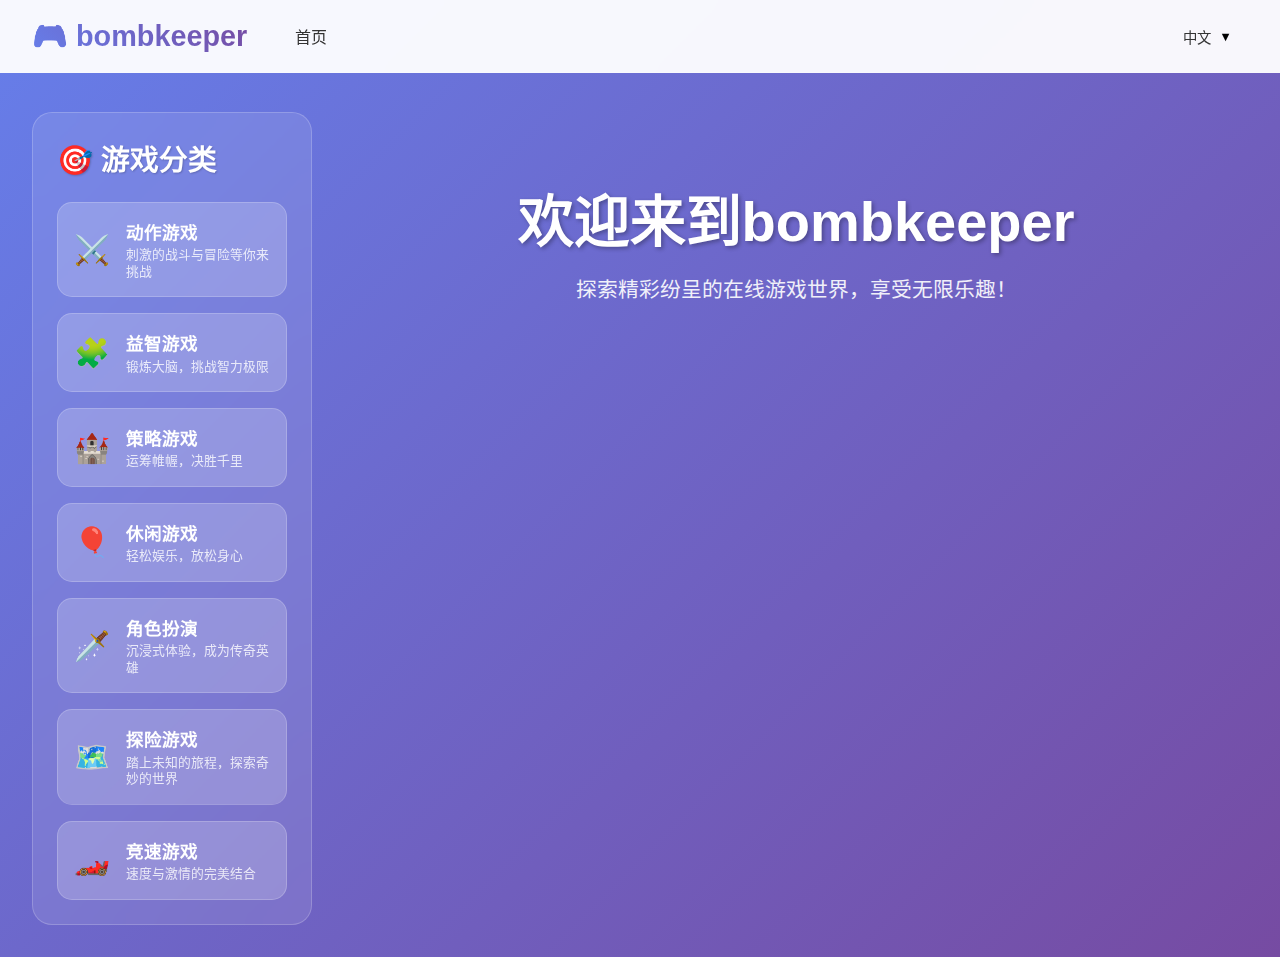
<file: index.html>
<!DOCTYPE html>
<html lang="zh-CN">
<head>
    <meta charset="UTF-8">
    <meta name="viewport" content="width=device-width, initial-scale=1.0">
    <title>bombkeeper - 精品在线游戏平台</title>
    <style>
        * {
            margin: 0;
            padding: 0;
            box-sizing: border-box;
        }

        body {
            font-family: -apple-system, BlinkMacSystemFont, 'Segoe UI', Roboto, sans-serif;
            background: linear-gradient(135deg, #667eea 0%, #764ba2 100%);
            color: #333;
            overflow-x: hidden;
        }

        /* 导航栏 */
        .navbar {
            background: rgba(255, 255, 255, 0.95);
            backdrop-filter: blur(10px);
            border-bottom: 1px solid rgba(255, 255, 255, 0.2);
            padding: 1rem 0;
            position: fixed;
            top: 0;
            width: 100%;
            z-index: 1000;
            transition: all 0.3s ease;
        }

        .nav-container {
            padding: 0 2rem;
            display: flex;
            justify-content: space-between;
            align-items: center;
        }

        .nav-left-group {
            display: flex;
            align-items: center;
            gap: 2rem;
        }

        .logo {
            font-size: 1.8rem;
            font-weight: bold;
            background: linear-gradient(45deg, #667eea, #764ba2);
            -webkit-background-clip: text;
            -webkit-text-fill-color: transparent;
            background-clip: text;
        }

        .nav-right {
            display: flex;
            align-items: center;
            gap: 2rem;
        }

        .nav-menu {
            display: flex;
            list-style: none;
            gap: 2rem;
        }

        .nav-item {
            position: relative;
        }

        .nav-link {
            text-decoration: none;
            color: #333;
            font-weight: 500;
            padding: 0.5rem 1rem;
            border-radius: 25px;
            transition: all 0.3s ease;
            position: relative;
            overflow: hidden;
        }

        .nav-link:hover {
            background: linear-gradient(45deg, #667eea, #764ba2);
            color: white;
            transform: translateY(-2px);
            box-shadow: 0 10px 25px rgba(102, 126, 234, 0.3);
        }

        /* 语言切换按钮 */
        .language-switcher {
            position: relative;
        }

        .language-btn {
            background: transparent;
            color: #333;
            border: none;
            padding: 0.5rem 1rem;
            border-radius: 0;
            cursor: pointer;
            font-size: 0.9rem;
            font-weight: 500;
            transition: all 0.3s ease;
            display: flex;
            align-items: center;
            gap: 0.5rem;
        }

        .language-btn:hover {
            background: rgba(128, 128, 128, 0.2);
            transform: translateY(-1px);
            box-shadow: none;
        }

        .language-btn .arrow {
            color: #000;
            font-size: 0.8rem;
        }

        .language-dropdown {
            position: absolute;
            top: 100%;
            right: 0;
            background: white;
            border-radius: 10px;
            box-shadow: 0 10px 30px rgba(0,0,0,0.2);
            min-width: 120px;
            opacity: 0;
            visibility: hidden;
            transform: translateY(-10px);
            transition: all 0.3s ease;
            z-index: 1001;
            margin-top: 0.5rem;
        }

        .language-dropdown.show {
            opacity: 1;
            visibility: visible;
            transform: translateY(0);
        }

        .language-option {
            padding: 0.8rem 1rem;
            cursor: pointer;
            transition: background 0.3s ease;
            display: flex;
            align-items: center;
            gap: 0.5rem;
            color: #333;
            font-size: 0.9rem;
        }

        .language-option:hover {
            background: #f5f5f5;
        }

        .language-option:first-child {
            border-radius: 10px 10px 0 0;
        }

        .language-option:last-child {
            border-radius: 0 0 10px 10px;
        }

        .language-option.active {
            background: rgba(128, 128, 128, 0.3);
            color: #333;
        }

        .language-option.active:hover {
            background: rgba(128, 128, 128, 0.4);
        }

        /* 主内容区域 */
        .main-content {
            margin-top: 80px; /* Navbar height */
            /* min-height: calc(100vh - 80px); */ /* REMOVED: Allow content to dictate height and enable scrolling */
            display: flex;
            gap: 2rem; /* Space between sidebar and content area */
            padding: 2rem;
            /* max-width: 1400px; Overall max width - REMOVED */
            /* margin-left: auto; REMOVED */
            /* margin-right: auto; REMOVED */
        }

        /* 欢迎区域 */
        .hero-section {
            text-align: center;
            padding: 4rem 2rem;
            color: white;
        }

        .hero-title {
            font-size: 3.5rem;
            font-weight: bold;
            margin-bottom: 1rem;
            text-shadow: 2px 2px 4px rgba(0,0,0,0.3);
            animation: fadeInUp 1s ease-out;
        }

        .hero-subtitle {
            font-size: 1.3rem;
            margin-bottom: 2rem;
            opacity: 0.9;
            animation: fadeInUp 1s ease-out 0.2s both;
        }

        /* NEW: Sidebar - Game Categories Section */
        .categories-section {
            width: 280px;
            flex-shrink: 0;
            background: rgba(255, 255, 255, 0.1);
            backdrop-filter: blur(10px);
            border: 1px solid rgba(255, 255, 255, 0.2);
            border-radius: 20px;
            padding: 1.5rem;
            height: fit-content; /* Adjusts to content or make it scrollable if very long */
        }
        
        .categories-section .section-title { /* Re-styling for sidebar */
            text-align: left;
            font-size: 1.8rem;
            color: white;
            margin-bottom: 1.5rem;
            text-shadow: 1px 1px 2px rgba(0,0,0,0.2);
        }

        .categories-section .categories-grid { /* Changed from grid to flex column */
            display: flex;
            flex-direction: column;
            gap: 1rem;
            /* Removed grid-template-columns and old margin */
        }

        .categories-section .category-card { /* Styling for cards in sidebar */
            background: rgba(255, 255, 255, 0.1); /* Base background */
            backdrop-filter: blur(10px);
            border: 1px solid rgba(255, 255, 255, 0.2);
            border-radius: 15px; /* Slightly smaller radius */
            padding: 1rem; /* Adjusted padding */
            text-align: left; /* Align text left */
            cursor: pointer;
            transition: all 0.3s ease;
            position: relative;
            overflow: hidden;
            display: flex; /* For icon and text alignment */
            align-items: center;
            gap: 1rem;
        }

        .categories-section .category-card:hover {
            transform: translateX(5px); /* Subtle horizontal shift */
            background: rgba(255, 255, 255, 0.25); /* Brighter hover */
            box-shadow: 0 10px 20px rgba(0,0,0,0.15);
        }
        
        .categories-section .category-card::before { /* Disabling shine for sidebar cards */
            display: none;
        }

        .categories-section .category-icon {
            font-size: 1.8rem; /* Adjusted icon size */
            margin-bottom: 0; /* Reset margin */
            flex-shrink: 0;
        }

        .categories-section .category-title {
            font-size: 1.1rem; /* Adjusted title size */
            font-weight: bold;
            color: white;
            margin-bottom: 0.2rem;
        }

        .categories-section .category-desc {
            color: rgba(255, 255, 255, 0.8);
            font-size: 0.8rem;
            line-height: 1.3;
        }

        /* OLD .categories-section styles are effectively replaced or adapted above */
        /* Remove or comment out old .categories-section, .section-title (if global), .categories-grid, .category-card global styles if they conflict */
        /* For example, the old .categories-section styles at lines 193-200 are no longer needed as global */
        /* The old .section-title at lines 202-208 is now specific to .categories-section .section-title or .page-content-area .section-title */
        /* The old .categories-grid at lines 210-214 is now specific to .categories-section .categories-grid */
        /* The old .category-card at lines 216-248 is now specific to .categories-section .category-card */
        
        /* NEW: Page Content Area (right of sidebar) */
        .page-content-area {
            flex-grow: 1; /* Takes remaining space */
            display: flex;
            flex-direction: column;
            min-width: 0; /* Prevents overflow issues with flex children */
        }
        
        /* Ensure hero section takes full width of its new container */
        #hero-content-area { /* Formerly .hero-section, ID added for JS */
             width: 100%;
        }

        /* 游戏内容区域 */
        .game-content { /* This is #game-display-area */
            display: none; /* Hidden by default, shown by JS */
            padding: 0; /* Padding will be handled by its children or specific content */
            /* max-width: 1200px; Remove - now constrained by .page-content-area */
            /* margin: 0 auto; Remove */
            width: 100%; /* Takes full width of .page-content-area */
        }

        .game-content.active {
            display: block;
        }

        .content-header {
            background: rgba(255, 255, 255, 0.1);
            backdrop-filter: blur(10px);
            border-radius: 15px;
            padding: 1.5rem;
            margin-bottom: 2rem;
            border: 1px solid rgba(255, 255, 255, 0.2);
        }

        .content-title {
            color: white;
            font-size: 2rem;
            margin-bottom: 0.5rem;
        }

        .back-button {
            background: linear-gradient(45deg, #667eea, #764ba2);
            color: white;
            border: none;
            padding: 0.7rem 1.5rem;
            border-radius: 25px;
            cursor: pointer;
            font-size: 0.9rem;
            font-weight: 500;
            transition: all 0.3s ease;
            margin-bottom: 1rem;
        }

        .back-button:hover {
            transform: translateY(-2px);
            box-shadow: 0 10px 25px rgba(102, 126, 234, 0.3);
        }

        /* 游戏iframe容器 */
        .game-iframe-container {
            background: rgba(255, 255, 255, 0.1);
            backdrop-filter: blur(10px);
            border-radius: 15px;
            padding: 1rem;
            border: 1px solid rgba(255, 255, 255, 0.2);
            overflow: hidden; /* 防止内容溢出 */
        }

        .game-iframe {
            width: 100%;
            height: 600px;
            border: none;
            border-radius: 10px;
            background: #000; /* 改为黑色背景，减少白边视觉效果 */
            display: block; /* 消除内联元素间隙 */
        }

        /* 特定游戏的样式调整 */
        .boxing-game-container {
            background: #000;
            margin: 0 auto;
            padding: 0;
            max-width: 960px;
            height: 630px;
            overflow: hidden;
        }
        
        .boxing-game-frame {
            width: 100%;
            height: 100%;
            border: none;
            margin: 0;
            padding: 0;
        }

        /* 塔防游戏样式 */
        .td-game-container {
            background: #000;
            margin: 0 auto;
            padding: 0;
            max-width: 960px;
            height: 600px;
            overflow: hidden;
        }
        
        .td-game-frame {
            width: 100%;
            height: 100%;
            border: none;
            margin: 0;
            padding: 0;
        }

        /* 扫雷游戏样式 */
        .minesweeper-game-container {
            background: #f0f0f0;
            margin: 0 auto;
            padding: 0;
            max-width: 800px;
            height: 600px;
            overflow: hidden;
            border-radius: 10px;
        }
        
        .minesweeper-game-frame {
            width: 100%;
            height: 100%;
            border: none;
            margin: 0;
            padding: 0;
        }

        /* 拳皇游戏样式 */
        .kof-game-container {
            background: #000;
            margin: 0 auto;
            padding: 0;
            max-width: 1024px;
            height: 753px;
            overflow: hidden;
        }
        
        .kof-game-frame {
            width: 100%;
            height: 100%;
            border: none;
            margin: 0;
            padding: 0;
        }

        /* 雪人兄弟游戏样式 */
        .snowbros-game-container {
            background: #000;
            margin: 0 auto;
            padding: 0;
            max-width: 800px;
            height: 600px;
            overflow: hidden;
        }
        
        .snowbros-game-frame {
            width: 100%;
            height: 100%;
            border: none;
            margin: 0;
            padding: 0;
        }

        /* 僵尸游戏样式 */
        .zombie-game-container {
            background: #000;
            margin: 0 auto;
            padding: 0;
            max-width: 900px;
            height: 656px;
            overflow: hidden;
        }
        
        .zombie-game-frame {
            width: 100%;
            height: 100%;
            border: none;
            margin: 0;
            padding: 0;
        }

        /* 维京游戏样式 */
        .viking-game-container {
            background: #000;
            margin: 0 auto;
            padding: 0;
            max-width: 960px;
            height: 630px;
            overflow: hidden;
        }
        
        .viking-game-frame {
            width: 100%;
            height: 100%;
            border: none;
            margin: 0;
            padding: 0;
        }

        /* 游戏列表 */
        .games-grid {
            display: grid;
            grid-template-columns: repeat(auto-fit, minmax(200px, 1fr));
            gap: 1.5rem;
            margin-top: 2rem;
        }

        .game-card {
            background: rgba(255, 255, 255, 0.1);
            backdrop-filter: blur(10px);
            border-radius: 15px;
            padding: 1.5rem;
            text-align: center;
            cursor: pointer;
            transition: all 0.3s ease;
            border: 1px solid rgba(255, 255, 255, 0.2);
        }

        .game-card:hover {
            transform: translateY(-5px);
            background: rgba(255, 255, 255, 0.2);
            box-shadow: 0 15px 30px rgba(0,0,0,0.2);
        }

        .game-card h3 {
            color: white;
            margin-bottom: 0.5rem;
            font-size: 1.1rem;
        }

        .game-card p {
            color: rgba(255, 255, 255, 0.8);
            font-size: 0.9rem;
        }

        /* 响应式设计 */
        @media (max-width: 768px) {
            .nav-menu {
                display: none;
            }
            
            .nav-right {
                gap: 1rem;
            }

            /* Responsive adjustments for main content and sidebar */
            .main-content {
                flex-direction: column; /* Stack sidebar and content */
                align-items: stretch; /* Stretch items to full width */
                padding: 1rem; /* Adjust padding */
            }

            .categories-section {
                width: 100%; /* Sidebar takes full width */
                margin-bottom: 1.5rem; /* Space below sidebar when stacked */
            }

            /* Optional: adjust category card layout in sidebar for small screens */
            .categories-section .category-card {
                /* flex-direction: column; */ /* Uncomment to stack icon/text vertically */
                /* align-items: flex-start; */
            }
            
            .page-content-area {
                width: 100%;
            }
            
            .hero-title {
                font-size: 2.5rem;
            }
            
            .game-iframe {
                height: 400px;
            }
        }

        /* 动画 */
        @keyframes fadeInUp {
            from {
                opacity: 0;
                transform: translateY(30px);
            }
            to {
                opacity: 1;
                transform: translateY(0);
            }
        }

        .fade-in {
            animation: fadeInUp 0.8s ease-out;
        }

        /* 加载动画 */
        .loading {
            display: inline-block;
            width: 20px;
            height: 20px;
            border: 3px solid rgba(255,255,255,.3);
            border-radius: 50%;
            border-top-color: #fff;
            animation: spin 1s ease-in-out infinite;
        }

        @keyframes spin {
            to { transform: rotate(360deg); }
        }
    </style>
</head>
<body>
    <!-- 导航栏 -->
    <nav class="navbar">
        <div class="nav-container">
            <div class="nav-left-group">
                <div class="logo" data-lang-key="logo">🎮 bombkeeper</div>
                <a href="#" class="nav-link" onclick="showHome()" data-lang-key="nav-home">首页</a>
            </div>
            <div class="nav-right">
                <div class="language-switcher">
                    <button class="language-btn" onclick="toggleLanguageDropdown()">
                        <span id="current-language">中文</span>
                        <span class="arrow">▼</span>
                    </button>
                    <div class="language-dropdown" id="language-dropdown">
                        <div class="language-option active" onclick="changeLanguage('zh-CN')">
                            <span>🇨🇳</span>
                            <span>中文</span>
                        </div>
                        <div class="language-option" onclick="changeLanguage('en-US')">
                            <span>🇺🇸</span>
                            <span>English</span>
                        </div>
                    </div>
                </div>
            </div>
        </div>
    </nav>

    <!-- 主内容 -->
    <main class="main-content">
        <!-- 左侧游戏分类 (原 categories-section) -->
        <aside class="categories-section">
            <h2 class="section-title" data-lang-key="categories-title">🎯 游戏分类</h2>
            <div class="categories-grid">
                <div class="category-card" onclick="showCategory('action')">
                    <div class="category-icon">⚔️</div>
                    <div>
                        <h3 class="category-title" data-lang-key="action-title">动作游戏</h3>
                        <p class="category-desc" data-lang-key="action-desc">刺激的战斗与冒险等你来挑战</p>
                    </div>
                </div>
                <div class="category-card" onclick="showCategory('puzzle')">
                    <div class="category-icon">🧩</div>
                    <div>
                        <h3 class="category-title" data-lang-key="puzzle-title">益智游戏</h3>
                        <p class="category-desc" data-lang-key="puzzle-desc">锻炼大脑，挑战智力极限</p>
                    </div>
                </div>
                <div class="category-card" onclick="showCategory('strategy')">
                    <div class="category-icon">🏰</div>
                    <div>
                        <h3 class="category-title" data-lang-key="strategy-title">策略游戏</h3>
                        <p class="category-desc" data-lang-key="strategy-desc">运筹帷幄，决胜千里</p>
                    </div>
                </div>
                <div class="category-card" onclick="showCategory('casual')">
                    <div class="category-icon">🎈</div>
                    <div>
                        <h3 class="category-title" data-lang-key="casual-title">休闲游戏</h3>
                        <p class="category-desc" data-lang-key="casual-desc">轻松娱乐，放松身心</p>
                    </div>
                </div>
                <div class="category-card" onclick="showCategory('rpg')">
                    <div class="category-icon">🗡️</div>
                    <div>
                        <h3 class="category-title" data-lang-key="rpg-title">角色扮演</h3>
                        <p class="category-desc" data-lang-key="rpg-desc">沉浸式体验，成为传奇英雄</p>
                    </div>
                </div>
                <div class="category-card" onclick="showCategory('adventure')">
                    <div class="category-icon">🗺️</div>
                    <div>
                        <h3 class="category-title" data-lang-key="adventure-title">探险游戏</h3>
                        <p class="category-desc" data-lang-key="adventure-desc">踏上未知的旅程，探索奇妙的世界</p>
                    </div>
                </div>
                <div class="category-card" onclick="showCategory('racing')">
                    <div class="category-icon">🏎️</div>
                    <div>
                        <h3 class="category-title" data-lang-key="racing-title">竞速游戏</h3>
                        <p class="category-desc" data-lang-key="racing-desc">速度与激情的完美结合</p>
                    </div>
                </div>
            </div>
        </aside>

        <!-- 右侧主内容区域 -->
        <div class="page-content-area">
            <!-- 欢迎区域 -->
            <section id="hero-content-area" class="hero-section">
                <h1 class="hero-title" data-lang-key="hero-title">欢迎来到bombkeeper</h1>
                <p class="hero-subtitle" data-lang-key="hero-subtitle">探索精彩纷呈的在线游戏世界，享受无限乐趣！</p>
            </section>

            <!-- 游戏内容页面 -->
            <div id="game-display-area" class="game-content"> <!-- ID changed from game-content to game-display-area -->
                <button class="back-button" onclick="showHome()" data-lang-key="back-button">← 返回首页</button>
                <div class="content-header">
                    <h2 class="content-title" id="category-title">游戏分类</h2>
                    <p id="category-description" data-lang-key="select-game">选择您喜欢的游戏开始游玩</p>
                </div>
                
                <!-- 游戏列表 -->
                <div class="games-grid" id="games-list">
                    <!-- 游戏卡片将通过JavaScript动态生成 -->
                </div>
                
                <!-- iframe容器 -->
                <div class="game-iframe-container" id="iframe-container" style="display: none;">
                    <iframe id="game-iframe" class="game-iframe" src="" scrolling="no"></iframe>
                </div>
            </div>
        </div>
    </main>

    <script>
        // 多语言文本数据
        const translations = {
            'zh-CN': {
                'logo': '🎮 bombkeeper',
                'nav-home': '首页',
                'nav-action': '动作游戏',
                'nav-puzzle': '益智游戏',
                'nav-strategy': '策略游戏',
                'nav-casual': '休闲游戏',
                'nav-rpg': '角色扮演',
                'nav-adventure': '探险游戏',
                'hero-title': '欢迎来到bombkeeper',
                'hero-subtitle': '探索精彩纷呈的在线游戏世界，享受无限乐趣！',
                'categories-title': '🎯 游戏分类',
                'action-title': '动作游戏',
                'action-desc': '刺激的战斗与冒险等你来挑战',
                'puzzle-title': '益智游戏',
                'puzzle-desc': '锻炼大脑，挑战智力极限',
                'strategy-title': '策略游戏',
                'strategy-desc': '运筹帷幄，决胜千里',
                'casual-title': '休闲游戏',
                'casual-desc': '轻松娱乐，放松身心',
                'rpg-title': '角色扮演',
                'rpg-desc': '沉浸式体验，成为传奇英雄',
                'racing-title': '竞速游戏',
                'racing-desc': '速度与激情的完美结合',
                'adventure-title': '探险游戏',
                'adventure-desc': '踏上未知的旅程，探索奇妙的世界',
                'back-button': '← 返回首页',
                'select-game': '选择您喜欢的游戏开始游玩'
            },
            'en-US': {
                'logo': '🎮 bombkeeper',
                'nav-home': 'Home',
                'nav-action': 'Action',
                'nav-puzzle': 'Puzzle',
                'nav-strategy': 'Strategy',
                'nav-casual': 'Casual',
                'nav-rpg': 'RPG',
                'nav-adventure': 'Adventure',
                'hero-title': 'Welcome to bombkeeper',
                'hero-subtitle': 'Explore the wonderful world of online games and enjoy unlimited fun!',
                'categories-title': '🎯 Game Categories',
                'action-title': 'Action Games',
                'action-desc': 'Exciting battles and adventures await your challenge',
                'puzzle-title': 'Puzzle Games',
                'puzzle-desc': 'Exercise your brain and challenge your intelligence',
                'strategy-title': 'Strategy Games',
                'strategy-desc': 'Plan strategies and win battles',
                'casual-title': 'Casual Games',
                'casual-desc': 'Relax and enjoy entertainment',
                'rpg-title': 'Role Playing',
                'rpg-desc': 'Immersive experience, become a legendary hero',
                'racing-title': 'Racing Games',
                'racing-desc': 'Perfect combination of speed and passion',
                'adventure-title': 'Adventure Games',
                'adventure-desc': 'Embark on unknown journeys and explore fantastic worlds',
                'back-button': '← Back to Home',
                'select-game': 'Choose your favorite game to start playing'
            }
        };

        // 当前语言
        let currentLanguage = 'zh-CN';

        // 游戏数据
        const gameData = {
            action: {
                title: {
                    'zh-CN': "⚔️ 动作游戏",
                    'en-US': "⚔️ Action Games"
                },
                description: {
                    'zh-CN': "体验刺激的战斗与冒险",
                    'en-US': "Experience exciting battles and adventures"
                },
                games: [
                    { 
                        name: { 'zh-CN': "Dead Zed", 'en-US': "Dead Zed" }, 
                        desc: { 'zh-CN': "刺激的动作冒险", 'en-US': "Exciting action adventure" }, 
                        url: "https://storage.y8.com/y8-studio/html5/zoki/a646a84dc850/?key=y8&value=default" 
                    },
                    { 
                        name: { 'zh-CN': "Punch Boxing Championship", 'en-US': "Punch Boxing Championship" }, 
                        desc: { 'zh-CN': "刺激的拳击冠军赛游戏", 'en-US': "Exciting boxing championship game" }, 
                        url: "https://storage.y8.com/y8-studio/unity/akeemywka/punch_boxing_championship/?key=y8&value=default" 
                    },
                    { 
                        name: { 'zh-CN': "闪翼拳皇1.9", 'en-US': "KOF Wing 1.9" }, 
                        desc: { 'zh-CN': "经典格斗对战游戏", 'en-US': "Classic fighting game" }, 
                        url: "https://en.gameslol.net/data/kof19/index.php?key=y8&value=default",
                        specialStyle: "kof-game" // 添加特殊样式标记
                    },
                    { 
                        name: { 'zh-CN': "Zombies vs Berserk", 'en-US': "Zombies vs Berserk" }, 
                        desc: { 'zh-CN': "激烈的僵尸射击游戏", 'en-US': "Intense zombie shooting game" }, 
                        url: "https://storage.y8.com/y8-studio/unity/akeemywka/zombies_vs_berserk_v2/?key=y8&ratio_tolerant=true&value=default",
                        specialStyle: "zombie-game" // 添加特殊样式标记
                    }
                ]
            },
            puzzle: {
                title: {
                    'zh-CN': "🧩 益智游戏",
                    'en-US': "🧩 Puzzle Games"
                },
                description: {
                    'zh-CN': "锻炼大脑，挑战智力",
                    'en-US': "Exercise your brain and challenge your intelligence"
                },
                games: [
                    { 
                        name: { 'zh-CN': "扫雷", 'en-US': "Minesweeper" }, 
                        desc: { 'zh-CN': "经典的逻辑推理游戏", 'en-US': "Classic logic puzzle game" }, 
                        url: "https://ohminesweeper.online/",
                        specialStyle: "minesweeper-game" // 添加特殊样式标记
                    }
                ]
            },
            strategy: { // Ensuring strategy category exists, even if empty for now
                title: {
                    'zh-CN': "🏰 策略游戏",
                    'en-US': "🏰 Strategy Games"
                },
                description: {
                    'zh-CN': "运筹帷幄，制定战略",
                    'en-US': "Plan strategies and make tactical decisions"
                },
                games: [
                    { 
                        name: { 'zh-CN': "Tower Defense: Monster Mash", 'en-US': "Tower Defense: Monster Mash" }, 
                        desc: { 'zh-CN': "经典塔防游戏，抵御怪物入侵", 'en-US': "Classic tower defense game, defend against monster invasion" }, 
                        url: "https://www.spiele-umsonst.de/azad/downloads/unitywebgl/tdmonstermash/?key=y8&value=default",
                        specialStyle: "td-game" // 添加特殊样式标记
                    }
                ]
            },
            casual: { // Adding Pac-Man to casual games
                title: {
                    'zh-CN': "🎈 休闲游戏",
                    'en-US': "🎈 Casual Games"
                },
                description: {
                    'zh-CN': "轻松娱乐，放松心情",
                    'en-US': "Relax and enjoy entertainment"
                },
                games: []
            },
            rpg: { // Ensuring rpg category exists
                title: {
                    'zh-CN': "🗡️ 角色扮演",
                    'en-US': "🗡️ Role Playing"
                },
                description: {
                    'zh-CN': "扮演角色，体验冒险",
                    'en-US': "Play roles and experience adventures"
                },
                games: [
                    { 
                        name: { 'zh-CN': "Vikings", 'en-US': "Vikings" }, 
                        desc: { 'zh-CN': "扮演维京战士，展开冒险征程", 'en-US': "Play as a Viking warrior on an epic adventure" }, 
                        url: "https://storage.y8.com/y8-studio/unity/akeemywka/vikings/?key=y8&value=default",
                        specialStyle: "viking-game" // 添加特殊样式标记
                    }
                ]
            },
            racing: { // Ensuring racing category exists
                title: {
                    'zh-CN': "🏎️ 竞速游戏",
                    'en-US': "🏎️ Racing Games"
                },
                description: {
                    'zh-CN': "速度与激情的体验",
                    'en-US': "Experience speed and passion"
                },
                games: []
            },
            adventure: { // ADDED adventure category
                title: {
                    'zh-CN': "🗺️ 探险游戏",
                    'en-US': "🗺️ Adventure Games"
                },
                description: {
                    'zh-CN': "踏上未知的旅程，探索奇妙的世界",
                    'en-US': "Embark on unknown journeys and explore fantastic worlds"
                },
                games: []
            }
        };

        // 语言切换功能
        function toggleLanguageDropdown() {
            const dropdown = document.getElementById('language-dropdown');
            dropdown.classList.toggle('show');
        }

        // 切换语言
        function changeLanguage(language) {
            currentLanguage = language;
            
            // 更新当前语言显示
            const currentLangSpan = document.getElementById('current-language');
            currentLangSpan.textContent = language === 'zh-CN' ? '中文' : 'English';
            
            // 更新语言选项的激活状态
            const options = document.querySelectorAll('.language-option');
            options.forEach(option => {
                option.classList.remove('active');
                if ((language === 'zh-CN' && option.textContent.includes('中文')) ||
                    (language === 'en-US' && option.textContent.includes('English'))) {
                    option.classList.add('active');
                }
            });
            
            // 更新页面文本
            updatePageText();
            
            // 隐藏下拉菜单
            document.getElementById('language-dropdown').classList.remove('show');
            
            // 保存语言选择到本地存储
            localStorage.setItem('preferred-language', language);
        }

        // 更新页面文本
        function updatePageText() {
            const elements = document.querySelectorAll('[data-lang-key]');
            elements.forEach(element => {
                const key = element.getAttribute('data-lang-key');
                if (translations[currentLanguage] && translations[currentLanguage][key]) {
                    element.textContent = translations[currentLanguage][key];
                }
            });
        }

        // 显示首页
        function showHome() {
            document.getElementById('hero-content-area').style.display = 'block';
            const gameDisplayArea = document.getElementById('game-display-area');
            if (gameDisplayArea) gameDisplayArea.classList.remove('active');
            
            const iframeContainer = document.getElementById('iframe-container');
            if (iframeContainer) iframeContainer.style.display = 'none';

            const gamesList = document.getElementById('games-list');
            if (gamesList) gamesList.style.display = 'grid'; 
            
            // Reset content-header state for when gameDisplayArea becomes active again
            if (gameDisplayArea) {
                const contentHeader = gameDisplayArea.querySelector('.content-header');
                if (contentHeader) {
                    contentHeader.style.display = 'block'; // Default display
                }
                const categoryDescElement = document.getElementById('category-description');
                if (categoryDescElement) {
                    categoryDescElement.style.display = 'block'; // Default display
                }
            }
            window.scrollTo({ top: 0, behavior: 'smooth' });
        }

        // 显示游戏分类
        function showCategory(category) {
            const data = gameData[category];
            if (!data) return;

            document.getElementById('hero-content-area').style.display = 'none';
            const gameDisplayArea = document.getElementById('game-display-area');
            if (gameDisplayArea) {
                gameDisplayArea.classList.add('active');
            }
            
            const contentHeader = gameDisplayArea.querySelector('.content-header');
            if (contentHeader) {
                contentHeader.style.display = 'none'; // Hide category title/desc when showing game list
            }

            const iframeContainer = document.getElementById('iframe-container');
            if (iframeContainer) iframeContainer.style.display = 'none';
            
            const gamesList = document.getElementById('games-list');
            if (gamesList) {
                gamesList.style.display = 'grid'; // 确保游戏列表容器可见
                gamesList.innerHTML = ''; // 清空旧游戏
                data.games.forEach(game => {
                    const gameCard = document.createElement('div');
                    gameCard.className = 'game-card fade-in';
                    gameCard.innerHTML = `
                        <h3>${game.name[currentLanguage]}</h3>
                        <p>${game.desc[currentLanguage]}</p>
                    `;
                    gameCard.onclick = () => loadGame(game.url, game.name[currentLanguage], false, game.specialStyle);
                    gamesList.appendChild(gameCard);
                });
            }
            
            window.scrollTo({ top: 80, behavior: 'smooth' }); // 滚动到导航栏下方
        }

        // 加载游戏
        function loadGame(url, name, isExternal, specialStyle) {
            if (isExternal) {
                // 如果是外部链接，在新标签页中打开
                window.open(url, '_blank');
                return; // 不继续执行下面的代码
            }
            
            const iframe = document.getElementById('game-iframe');
            const container = document.getElementById('iframe-container');
            const gamesList = document.getElementById('games-list');
            const gameDisplayArea = document.getElementById('game-display-area');
            
            if (gameDisplayArea && !gameDisplayArea.classList.contains('active')) {
                document.getElementById('hero-content-area').style.display = 'none';
                gameDisplayArea.classList.add('active');
            }

            const contentHeader = gameDisplayArea.querySelector('.content-header');
            if (contentHeader) {
                contentHeader.style.display = 'block'; // Show the header for the game title
            }

            const categoryDescElement = document.getElementById('category-description');
            if (categoryDescElement) {
                categoryDescElement.style.display = 'none'; // Hide the category description part
            }

            if (gamesList) gamesList.innerHTML = ''; // Clear the games list content
            if (container) container.style.display = 'block'; 
            
            // 根据游戏类型应用特殊样式
            if (specialStyle === 'td-game') {
                // 塔防游戏样式
                container.className = 'game-iframe-container td-game-container';
                if (iframe) {
                    iframe.className = 'td-game-frame';
                    iframe.scrolling = 'no';
                    iframe.src = '';
                }
            } else if (specialStyle === 'minesweeper-game') {
                // 扫雷游戏样式
                container.className = 'game-iframe-container minesweeper-game-container';
                if (iframe) {
                    iframe.className = 'minesweeper-game-frame';
                    iframe.scrolling = 'no';
                    iframe.src = '';
                }
            } else if (specialStyle === 'kof-game') {
                // 拳皇游戏样式
                container.className = 'game-iframe-container kof-game-container';
                if (iframe) {
                    iframe.className = 'kof-game-frame';
                    iframe.scrolling = 'no';
                    iframe.src = '';
                }
            } else if (specialStyle === 'snowbros-game') {
                // 雪人兄弟游戏样式
                container.className = 'game-iframe-container snowbros-game-container';
                if (iframe) {
                    iframe.className = 'snowbros-game-frame';
                    iframe.scrolling = 'no';
                    iframe.src = '';
                }
            } else if (specialStyle === 'zombie-game') {
                // 僵尸游戏样式
                container.className = 'game-iframe-container zombie-game-container';
                if (iframe) {
                    iframe.className = 'zombie-game-frame';
                    iframe.scrolling = 'no';
                    iframe.src = '';
                }
            } else if (specialStyle === 'viking-game') {
                // 维京游戏样式
                container.className = 'game-iframe-container viking-game-container';
                if (iframe) {
                    iframe.className = 'viking-game-frame';
                    iframe.scrolling = 'no';
                    iframe.src = '';
                }
            } else if (name.includes("Boxing")) {
                // 拳击游戏样式
                container.className = 'game-iframe-container boxing-game-container';
                if (iframe) {
                    iframe.className = 'boxing-game-frame';
                    iframe.scrolling = 'no';
                    iframe.src = '';
                }
            } else {
                // 默认样式
                container.className = 'game-iframe-container';
                if (iframe) {
                    iframe.className = 'game-iframe';
                    iframe.scrolling = 'no';
                    iframe.src = '';
                }
            }
            
            const titleElement = document.getElementById('category-title'); 
            if (titleElement) {
                titleElement.innerHTML = `🎮 ${name} <span class="loading"></span>`;
            }
            
            setTimeout(() => {
                if (iframe) iframe.src = url;
                if (titleElement) titleElement.textContent = `🎮 ${name}`;
            }, 500);
            
            setTimeout(() => {
                if (container) {
                    container.scrollIntoView({ behavior: 'smooth', block: 'start' });
                }
            }, 600);
        }

        // 初始化
        document.addEventListener('DOMContentLoaded', function() {
            // 从本地存储恢复语言设置
            const savedLanguage = localStorage.getItem('preferred-language');
            if (savedLanguage && translations[savedLanguage]) {
                changeLanguage(savedLanguage);
            }
            
            showHome();
            
            // 添加滚动效果
            window.addEventListener('scroll', function() {
                const navbar = document.querySelector('.navbar');
                if (window.scrollY > 50) {
                    navbar.style.background = 'rgba(255, 255, 255, 0.98)';
                    navbar.style.boxShadow = '0 4px 20px rgba(0,0,0,0.1)';
                } else {
                    navbar.style.background = 'rgba(255, 255, 255, 0.95)';
                    navbar.style.boxShadow = 'none';
                }
            });
            
            // 点击外部关闭语言下拉菜单
            document.addEventListener('click', function(e) {
                const languageSwitcher = document.querySelector('.language-switcher');
                if (!languageSwitcher.contains(e.target)) {
                    document.getElementById('language-dropdown').classList.remove('show');
                }
            });
        });

        // 添加键盘快捷键
        document.addEventListener('keydown', function(e) {
            if (e.key === 'Escape') {
                showHome();
                document.getElementById('language-dropdown').classList.remove('show');
            }
        });
    </script>
</body>
</html>
</file>
